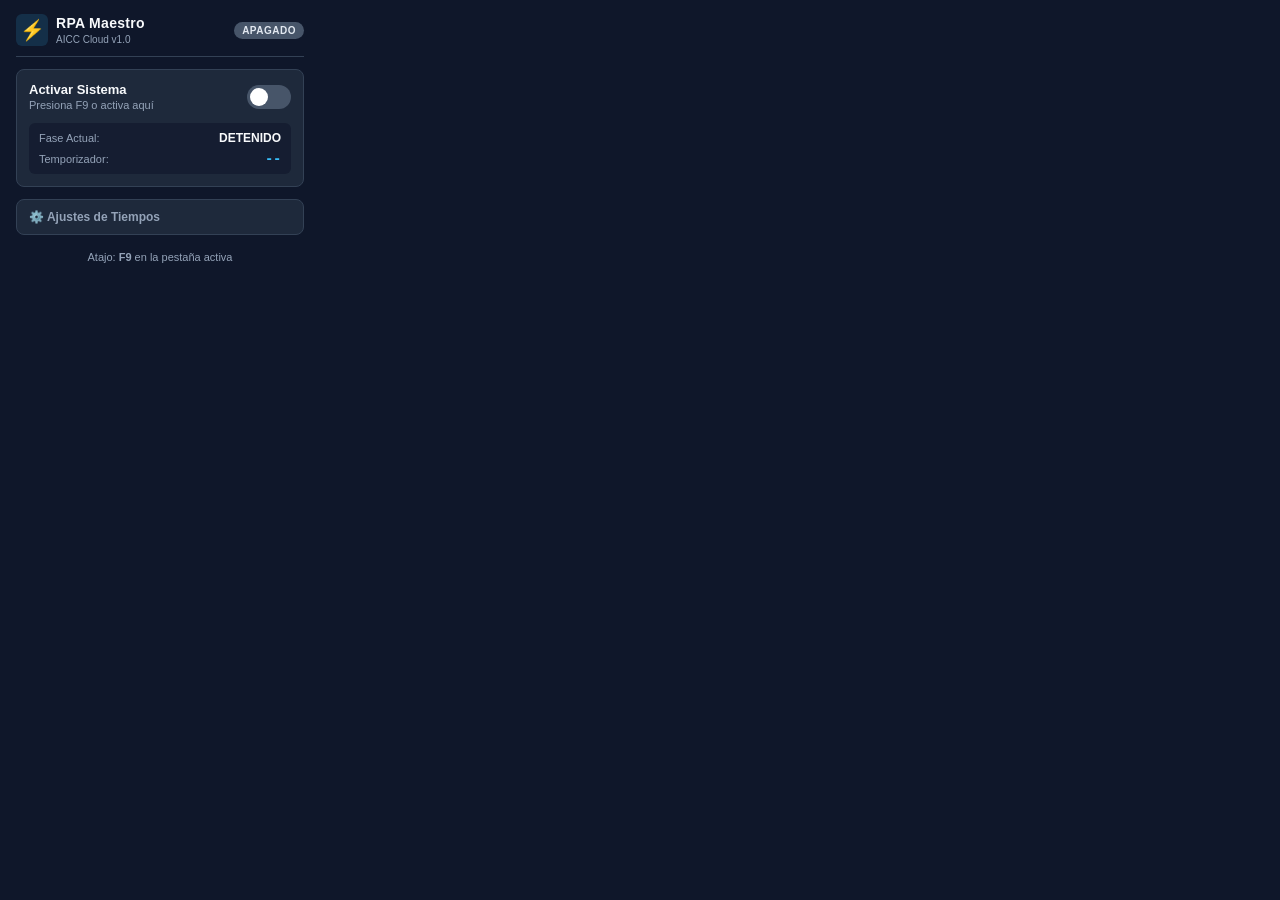
<file: AICC/extension/popup.html>
<!DOCTYPE html>
<html lang="es">
<head>
  <meta charset="UTF-8">
  <title>RPA AICC Maestro</title>
  <link rel="stylesheet" href="popup.css">
</head>
<body>
  <div class="popup-container">
    <header class="header">
      <div class="brand">
        <div class="brand-icon">⚡</div>
        <div class="brand-text">
          <h1>RPA Maestro</h1>
          <span class="version">AICC Cloud v1.0</span>
        </div>
      </div>
      <div class="status-indicator" id="statusBadge">Apagado</div>
    </header>

    <div class="main-card">
      <div class="toggle-row">
        <div>
          <label class="toggle-title" for="toggleSistema">Activar Sistema</label>
          <div class="toggle-subtitle" id="toggleSubtitle">Presiona F9 o activa aquí</div>
        </div>
        <label class="switch">
          <input type="checkbox" id="toggleSistema">
          <span class="slider round"></span>
        </label>
      </div>

      <div class="state-detail" id="stateDetailBox">
        <div class="detail-row">
          <span class="detail-label">Fase Actual:</span>
          <span class="detail-value" id="faseActualVal">DETENIDO</span>
        </div>
        <div class="detail-row">
          <span class="detail-label">Temporizador:</span>
          <span class="detail-value timer-value" id="timerVal">--</span>
        </div>
      </div>
    </div>

    <details class="settings-accordion">
      <summary class="settings-title">⚙️ Ajustes de Tiempos</summary>
      <div class="settings-body">
        <div class="field-group">
          <label for="inputTiempoPausa">Tiempo de Pausa (segundos):</label>
          <input type="number" id="inputTiempoPausa" min="10" max="3600" value="60">
        </div>

        <div class="field-group">
          <label for="inputTiempoFlash">Tiempo Flash Disponible (segundos):</label>
          <input type="number" id="inputTiempoFlash" min="1" max="60" value="3">
        </div>

        <div class="field-group">
          <label for="inputMotivoPausa">Texto del Motivo:</label>
          <input type="text" id="inputMotivoPausa" value="Pausa">
        </div>

        <button id="btnGuardarConfig" class="btn-primary">Guardar Ajustes</button>
        <div class="save-feedback" id="saveFeedback"></div>
      </div>
    </details>

    <footer class="footer">
      <span>Atajo: <strong>F9</strong> en la pestaña activa</span>
    </footer>
  </div>

  <script src="popup.js"></script>
</body>
</html>
</file>
<file: AICC/extension/popup.css>
:root {
  --bg-main: #0f172a;
  --bg-card: #1e293b;
  --bg-input: #334155;
  --border-color: #334155;
  --text-main: #f8fafc;
  --text-muted: #94a3b8;
  --primary-blue: #38bdf8;
  --primary-blue-hover: #0284c7;
  --success-green: #22c55e;
  --danger-red: #ef4444;
  --warning-orange: #f59e0b;
}

* {
  box-sizing: border-box;
  margin: 0;
  padding: 0;
  font-family: -apple-system, BlinkMacSystemFont, "Segoe UI", Roboto, Helvetica, Arial, sans-serif;
}

body {
  width: 320px;
  background-color: var(--bg-main);
  color: var(--text-main);
  font-size: 13px;
  user-select: none;
}

.popup-container {
  padding: 14px 16px;
  display: flex;
  flex-direction: column;
  gap: 12px;
}

.header {
  display: flex;
  align-items: center;
  justify-content: space-between;
  border-bottom: 1px solid var(--border-color);
  padding-bottom: 10px;
}

.brand {
  display: flex;
  align-items: center;
  gap: 8px;
}

.brand-icon {
  font-size: 20px;
  background: rgba(56, 189, 248, 0.15);
  border-radius: 6px;
  width: 32px;
  height: 32px;
  display: flex;
  align-items: center;
  justify-content: center;
  color: var(--primary-blue);
}

.brand-text h1 {
  font-size: 14px;
  font-weight: 700;
  letter-spacing: 0.3px;
}

.brand-text .version {
  font-size: 10px;
  color: var(--text-muted);
}

.status-indicator {
  font-size: 10px;
  font-weight: 700;
  padding: 3px 8px;
  border-radius: 9999px;
  background: #475569;
  color: #e2e8f0;
  text-transform: uppercase;
  letter-spacing: 0.5px;
}

.status-indicator.active {
  background: rgba(34, 197, 94, 0.2);
  color: var(--success-green);
  border: 1px solid rgba(34, 197, 94, 0.4);
}

.status-indicator.inactive {
  background: rgba(239, 68, 68, 0.15);
  color: var(--danger-red);
  border: 1px solid rgba(239, 68, 68, 0.3);
}

.status-indicator.flash {
  background: rgba(245, 158, 11, 0.2);
  color: var(--warning-orange);
  border: 1px solid rgba(245, 158, 11, 0.4);
}

/* Card */
.main-card {
  background-color: var(--bg-card);
  border-radius: 8px;
  padding: 12px;
  border: 1px solid var(--border-color);
  display: flex;
  flex-direction: column;
  gap: 12px;
}

.toggle-row {
  display: flex;
  justify-content: space-between;
  align-items: center;
}

.toggle-title {
  font-size: 13px;
  font-weight: 600;
}

.toggle-subtitle {
  font-size: 11px;
  color: var(--text-muted);
  margin-top: 2px;
}

/* Toggle Switch */
.switch {
  position: relative;
  display: inline-block;
  width: 44px;
  height: 24px;
}

.switch input {
  opacity: 0;
  width: 0;
  height: 0;
}

.slider {
  position: absolute;
  cursor: pointer;
  top: 0;
  left: 0;
  right: 0;
  bottom: 0;
  background-color: #475569;
  transition: 0.25s;
  border-radius: 24px;
}

.slider:before {
  position: absolute;
  content: "";
  height: 18px;
  width: 18px;
  left: 3px;
  bottom: 3px;
  background-color: white;
  transition: 0.25s;
  border-radius: 50%;
}

input:checked + .slider {
  background-color: var(--success-green);
}

input:checked + .slider:before {
  transform: translateX(20px);
}

/* State Detail */
.state-detail {
  background: rgba(15, 23, 42, 0.6);
  border-radius: 6px;
  padding: 8px 10px;
  display: flex;
  flex-direction: column;
  gap: 6px;
}

.detail-row {
  display: flex;
  justify-content: space-between;
  align-items: center;
}

.detail-label {
  font-size: 11px;
  color: var(--text-muted);
}

.detail-value {
  font-weight: 600;
  font-size: 12px;
}

.timer-value {
  font-family: monospace;
  font-size: 13px;
  color: var(--primary-blue);
}

/* Settings Accordion */
.settings-accordion {
  background: var(--bg-card);
  border: 1px solid var(--border-color);
  border-radius: 8px;
  overflow: hidden;
}

.settings-title {
  padding: 10px 12px;
  cursor: pointer;
  font-weight: 600;
  font-size: 12px;
  color: var(--text-muted);
  list-style: none;
  display: flex;
  align-items: center;
  justify-content: space-between;
}

.settings-title::-webkit-details-marker {
  display: none;
}

.settings-body {
  padding: 10px 12px 12px;
  border-top: 1px solid var(--border-color);
  display: flex;
  flex-direction: column;
  gap: 10px;
}

.field-group {
  display: flex;
  flex-direction: column;
  gap: 4px;
}

.field-group label {
  font-size: 11px;
  color: var(--text-muted);
}

.field-group input {
  background: var(--bg-input);
  border: 1px solid var(--border-color);
  color: var(--text-main);
  padding: 6px 8px;
  border-radius: 5px;
  font-size: 12px;
  outline: none;
}

.field-group input:focus {
  border-color: var(--primary-blue);
}

.btn-primary {
  background: var(--primary-blue);
  color: #0f172a;
  border: none;
  font-weight: 600;
  padding: 8px;
  border-radius: 6px;
  cursor: pointer;
  margin-top: 4px;
  transition: background 0.2s;
}

.btn-primary:hover {
  background: var(--primary-blue-hover);
}

.save-feedback {
  font-size: 11px;
  text-align: center;
  min-height: 14px;
  color: var(--success-green);
}

/* Footer */
.footer {
  text-align: center;
  font-size: 11px;
  color: var(--text-muted);
  padding-top: 4px;
}
</file>
